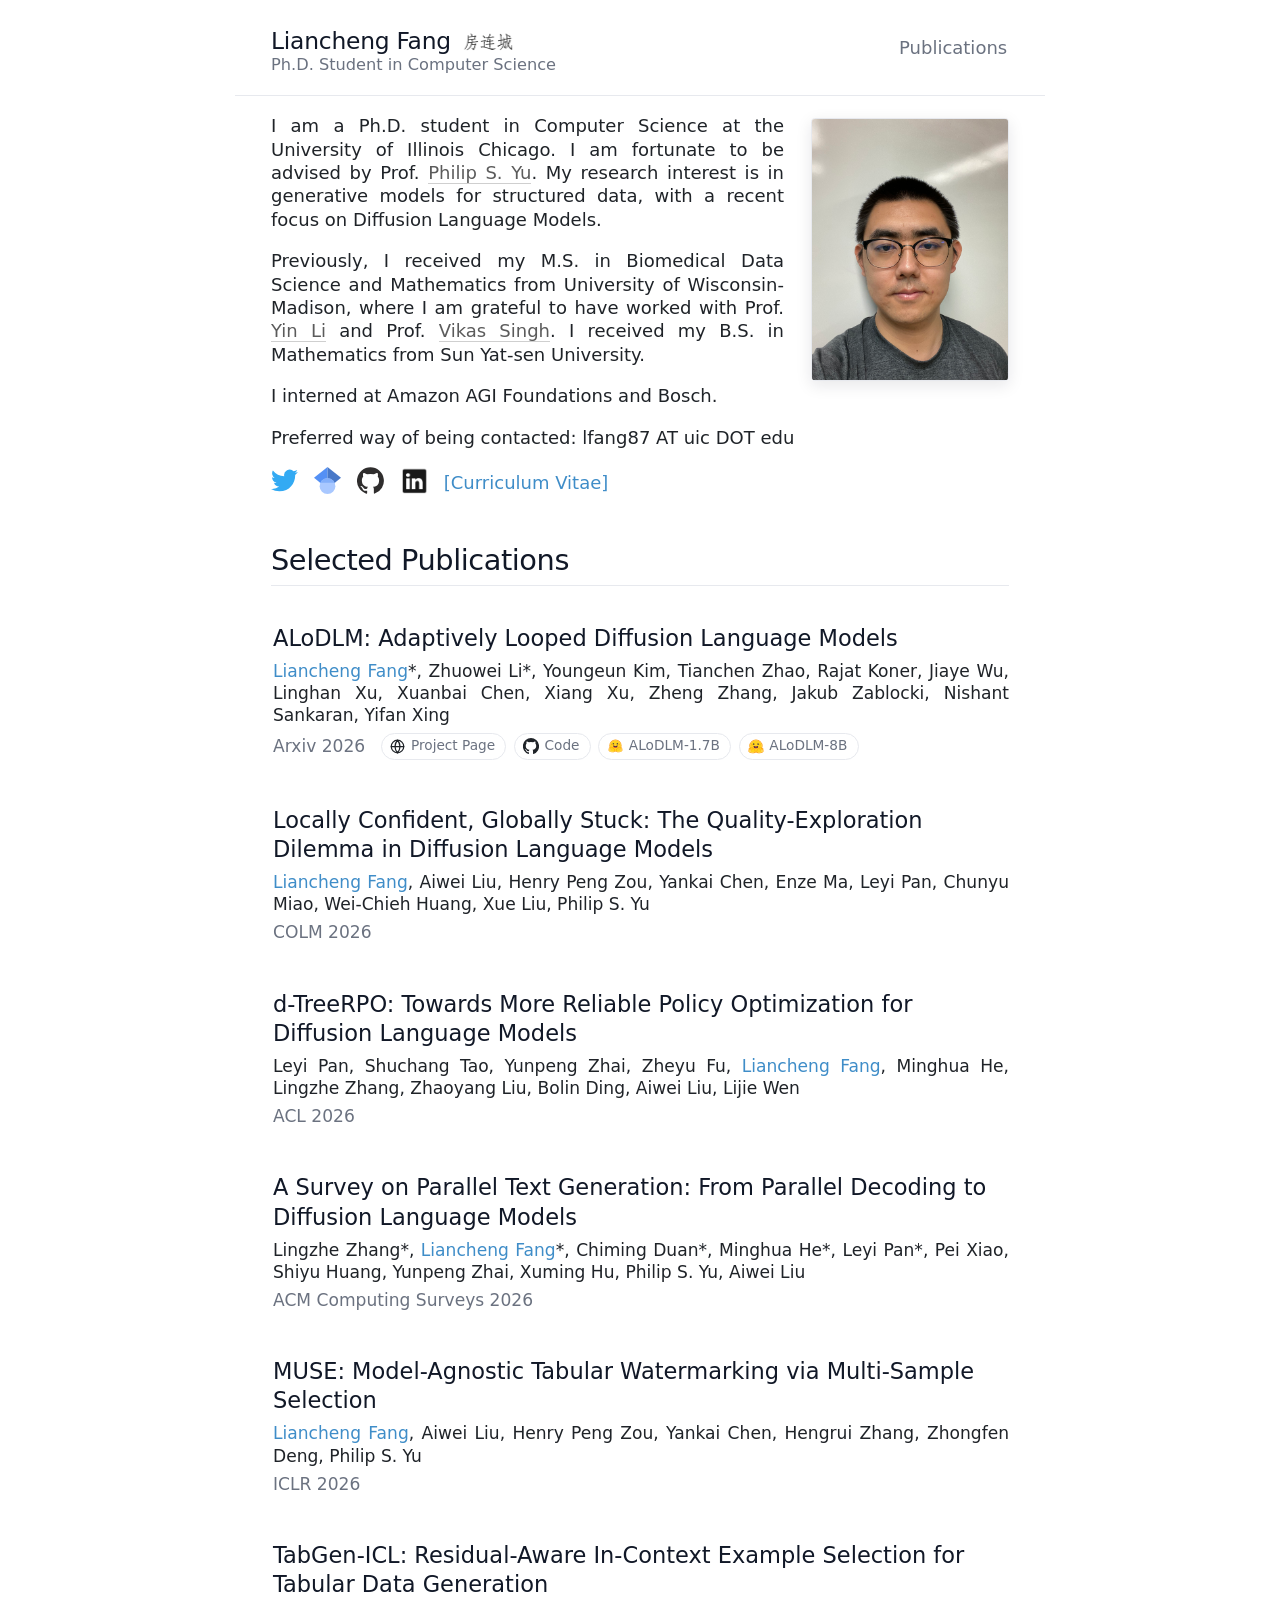
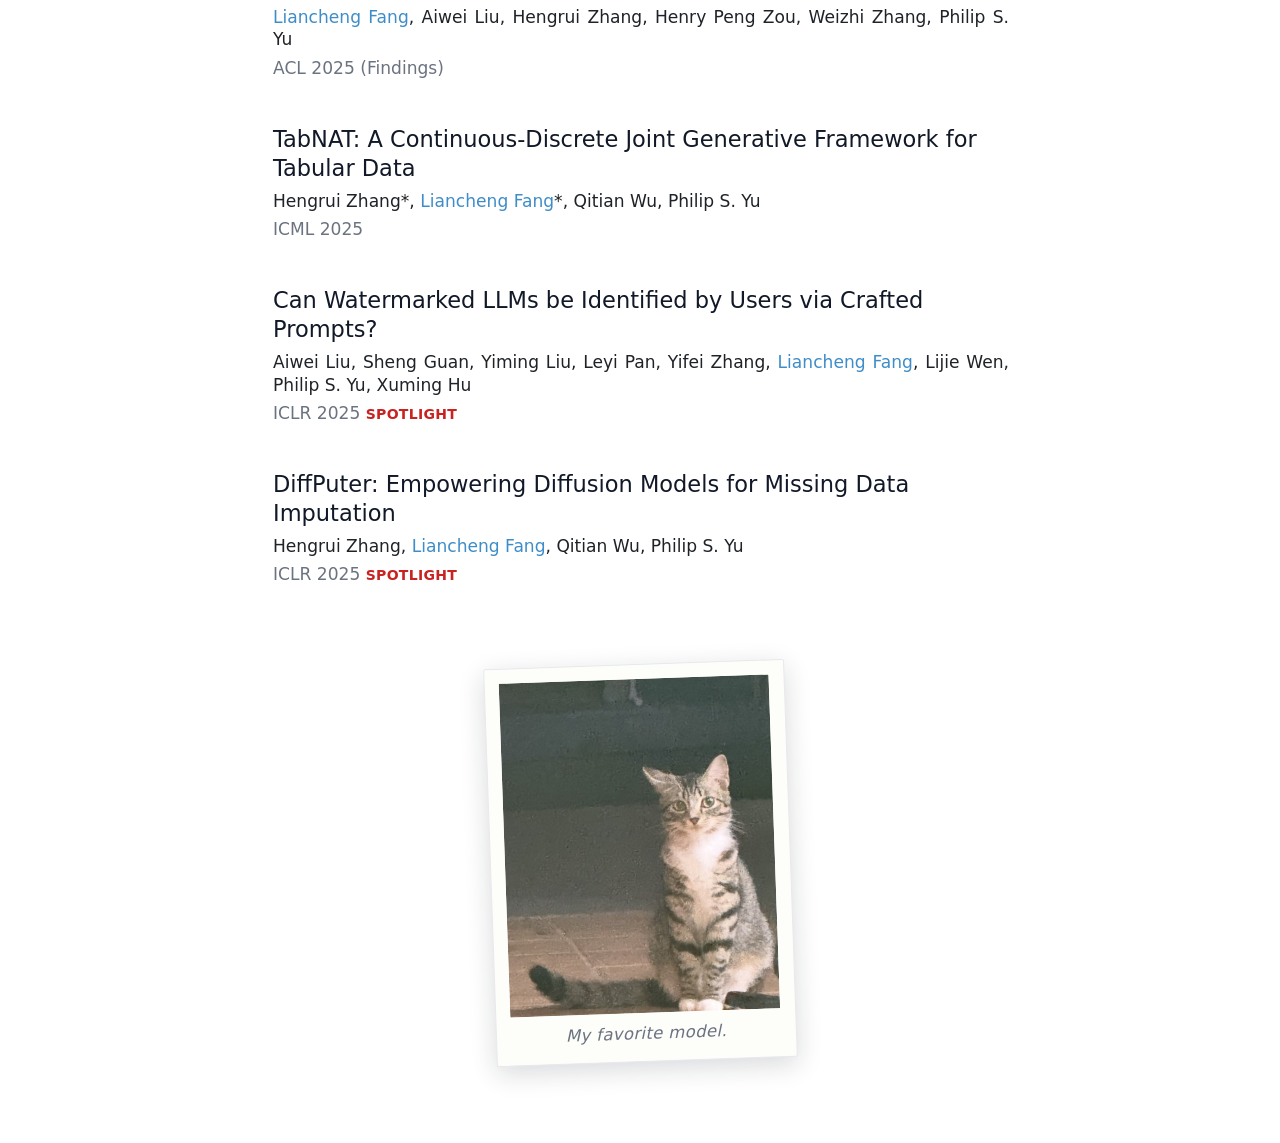
<file: index.html>
<!DOCTYPE html>
<html lang="en">
<head>
<meta charset="utf-8">
<meta name="viewport" content="width=device-width, initial-scale=1">
<title>Liancheng Fang</title>
<meta name="description" content="Liancheng Fang is a Ph.D. student in Computer Science at the University of Illinois Chicago, working on generative models for structured data and diffusion large language models.">
<meta name="author" content="Liancheng Fang">
<link rel="canonical" href="https://fangliancheng.github.io/">
<link rel="icon" type="image/svg+xml" href="./asset/favicon.svg">
<!-- Open Graph -->
<meta property="og:type" content="website">
<meta property="og:title" content="Liancheng Fang">
<meta property="og:description" content="Ph.D. student in Computer Science at UIC. Generative models for structured data and diffusion large language models.">
<meta property="og:url" content="https://fangliancheng.github.io/">
<link rel="stylesheet" href="./css/style.css">
</head>
<body>

<header class="wrapper">
<a class="logo" href="./index.html">
 <div style="display: flex; align-items: center;">
    <div>
      <span style="display: flex; align-items: center; white-space: nowrap;">
        <span class="title">Liancheng Fang</span>
        <img class="name-cn" src="./asset/name.png" alt="房连城" style="height: 1.5em; margin-left: 10px; vertical-align: middle;">
      </span>
      <span class="slogan">Ph.D. Student in Computer Science</span>
    </div>
  </div>
</a>

<nav>
<a href="./research.html">Publications</a>
</nav>

</header>

<main>
<article class="wrapper">

<p class="bio"><img class="face" src="./asset/photo.jpg" alt="Photo of Liancheng Fang"/> I am a Ph.D. student in Computer Science at the University of Illinois Chicago.  I am fortunate to be advised by Prof. <a href="https://cs.uic.edu/profiles/philip-yu/" target="_blank" rel="noopener">Philip S. Yu</a>.  My research interest is in generative models for structured data, with a recent focus on Diffusion Language Models.</p>


<p class="bio">Previously, I received my M.S. in Biomedical Data Science and Mathematics from University of Wisconsin-Madison, where I am grateful to have worked with Prof. <a href="https://yinli-vision.github.io/" target="_blank" rel="noopener">Yin Li</a> and Prof. <a href="https://adrc.wisc.edu/vikas-singh-phd" target="_blank" rel="noopener">Vikas Singh</a>. I received my B.S. in Mathematics from Sun Yat-sen University.</p>

<p class="bio">I interned at Amazon AGI Foundations and Bosch.</p>

<p>Preferred way of being contacted: lfang87 AT uic DOT edu</p>

<p class="contact">
<a class="i-twitter" target="_blank" rel="noopener" href="https://twitter.com/LianchengF">
  <img title="X / Twitter" alt="X / Twitter" src="./asset/twitter.svg" /></a>
<a class="i-scholar" target="_blank" rel="noopener" href="https://scholar.google.com/citations?hl=en&view_op=list_works&gmla=AETOMgHkVUFZLgZyMyCYP4c0nS-nC5AubyNOUlUXOINbqo_dqeUcWqVUXHjpg3yg0CHrcGLA0su3LMV6QFbhjBPUNJ9E&user=wCJgsCAAAAAJ">
  <img title="Google Scholar" alt="Google Scholar" src="./asset/scholar.svg" /></a>
<a class="i-github" target="_blank" rel="noopener" href="https://github.com/fangliancheng">
  <img title="GitHub" alt="GitHub" src="./asset/github.svg" /></a>
<a class="i-linkedin" target="_blank" rel="noopener" href="https://www.linkedin.com/in/liancheng-fang-68b490b3/">
  <img title="LinkedIn" alt="LinkedIn" src="./asset/104493_linkedin_icon.png" /></a>
<a class="cv-link" href="./asset/Resume.pdf" target="_blank" rel="noopener">[Curriculum Vitae]</a>
</p>

<h2 id="highlighted-work">Selected Publications</h2>
<ul class="collection">

<li>
<div class="text">
<a href="https://arxiv.org/abs/2610.04198" target="_blank" rel="noopener">
<h3>ALoDLM: Adaptively Looped Diffusion Language Models
</h3>
</a>
<p class="authors">
<b class="me">Liancheng Fang</b>*, Zhuowei Li*, Youngeun Kim, Tianchen Zhao, Rajat Koner, Jiaye Wu, Linghan Xu, Xuanbai Chen, Xiang Xu, Zheng Zhang, Jakub Zablocki, Nishant Sankaran, Yifan Xing
</p>
<p class="venues">Arxiv 2026
<span class="buttons">
<a class="project" href="https://alo-dlm.github.io" target="_blank" rel="noopener">Project Page</a>
<a class="code" href="https://github.com/amazon-science/ALoDLM" target="_blank" rel="noopener">Code</a>
<a class="hf" href="https://huggingface.co/amazon/ALoDLM-1.7B" target="_blank" rel="noopener">ALoDLM-1.7B</a>
<a class="hf" href="https://huggingface.co/amazon/ALoDLM-8B" target="_blank" rel="noopener">ALoDLM-8B</a>
</span>
</p>
</div>
</li>

<li>
<div class="text">
<a href="https://arxiv.org/abs/2604.00375" target="_blank" rel="noopener">
<h3>Locally Confident, Globally Stuck: The Quality-Exploration Dilemma in Diffusion Language Models
</h3>
</a>
<p class="authors">
<b class="me">Liancheng Fang</b>, Aiwei Liu, Henry Peng Zou, Yankai Chen, Enze Ma, Leyi Pan, Chunyu Miao, Wei-Chieh Huang, Xue Liu, Philip S. Yu
</p>
<p class="venues">COLM 2026</p>
</div>
</li>

<li>
<div class="text">
<a href="https://arxiv.org/abs/2512.09675" target="_blank" rel="noopener">
<h3>d-TreeRPO: Towards More Reliable Policy Optimization for Diffusion Language Models
</h3>
</a>
<p class="authors">
Leyi Pan, Shuchang Tao, Yunpeng Zhai, Zheyu Fu, <b class="me">Liancheng Fang</b>, Minghua He, Lingzhe Zhang, Zhaoyang Liu, Bolin Ding, Aiwei Liu, Lijie Wen
</p>
<p class="venues">ACL 2026</p>
</div>
</li>


<li>
<div class="text">
<a href="https://arxiv.org/abs/2508.08712" target="_blank" rel="noopener">
<h3>A Survey on Parallel Text Generation: From Parallel Decoding to Diffusion Language Models
</h3>
</a>
<p class="authors">
Lingzhe Zhang*, <b class="me">Liancheng Fang</b>*, Chiming Duan*, Minghua He*, Leyi Pan*, Pei Xiao, Shiyu Huang, Yunpeng Zhai, Xuming Hu, Philip S. Yu, Aiwei Liu
</p>
<p class="venues">ACM Computing Surveys 2026</p>
</div>
</li>

<li>
<div class="text">
<a href="https://openreview.net/pdf?id=R1QuNKyVOw" target="_blank" rel="noopener">
<h3>MUSE: Model-Agnostic Tabular Watermarking via Multi-Sample Selection
</h3>
</a>
<p class="authors">
<b class="me">Liancheng Fang</b>, Aiwei Liu, Henry Peng Zou, Yankai Chen, Hengrui Zhang, Zhongfen Deng, Philip S. Yu
</p>
<p class="venues">ICLR 2026</p>
</div>
</li>

<li>
<div class="text">
<a href="https://arxiv.org/abs/2502.16414" target="_blank" rel="noopener">
<h3>TabGen-ICL: Residual-Aware In-Context Example Selection for Tabular Data Generation
</h3>
</a>
<p class="authors">
<b class="me">Liancheng Fang</b>, Aiwei Liu, Hengrui Zhang, Henry Peng Zou, Weizhi Zhang, Philip S. Yu
</p>
<p class="venues">ACL 2025 (Findings)</p>
</div>
</li>

<li>
<div class="text">
<a href="https://openreview.net/pdf/2e38216fb31cc24533b7352c0edc5e96813075fd.pdf" target="_blank" rel="noopener">
<h3>TabNAT: A Continuous-Discrete Joint Generative Framework for Tabular Data
</h3>
</a>
<p class="authors">
Hengrui Zhang*, <b class="me">Liancheng Fang</b>*, Qitian Wu, Philip S. Yu
</p>
<p class="venues">ICML 2025</p>
</div>
</li>

<li>
<div class="text">
<a href="https://arxiv.org/pdf/2410.03168" target="_blank" rel="noopener">
<h3>Can Watermarked LLMs be Identified by Users via Crafted Prompts?
</h3>
</a>
<p class="authors">
Aiwei Liu, Sheng Guan, Yiming Liu, Leyi Pan, Yifei Zhang, <b class="me">Liancheng Fang</b>, Lijie Wen, Philip S. Yu, Xuming Hu
</p>
<p class="venues">ICLR 2025 <b class="spotlight-text">Spotlight</b></p>
</div>
</li>

<li>
<div class="text">
<a href="https://arxiv.org/abs/2405.20690" target="_blank" rel="noopener">
<h3>DiffPuter: Empowering Diffusion Models for Missing Data Imputation
</h3>
</a>
<p class="authors">
Hengrui Zhang, <b class="me">Liancheng Fang</b>, Qitian Wu, Philip S. Yu
</p>
<p class="venues">ICLR 2025 <b class="spotlight-text">Spotlight</b></p>
</div>
</li>

</ul>

<div class="cat-polaroid-wrap">
  <figure class="cat-polaroid">
    <img src="./asset/cat.jpg" alt="A gray tabby cat sitting upright on a brick floor, looking at the camera" width="800" height="988" loading="lazy">
    <figcaption>My favorite model.</figcaption>
  </figure>
</div>

</article>

</main>

<footer>
</footer>

</body>
</html>
</file>
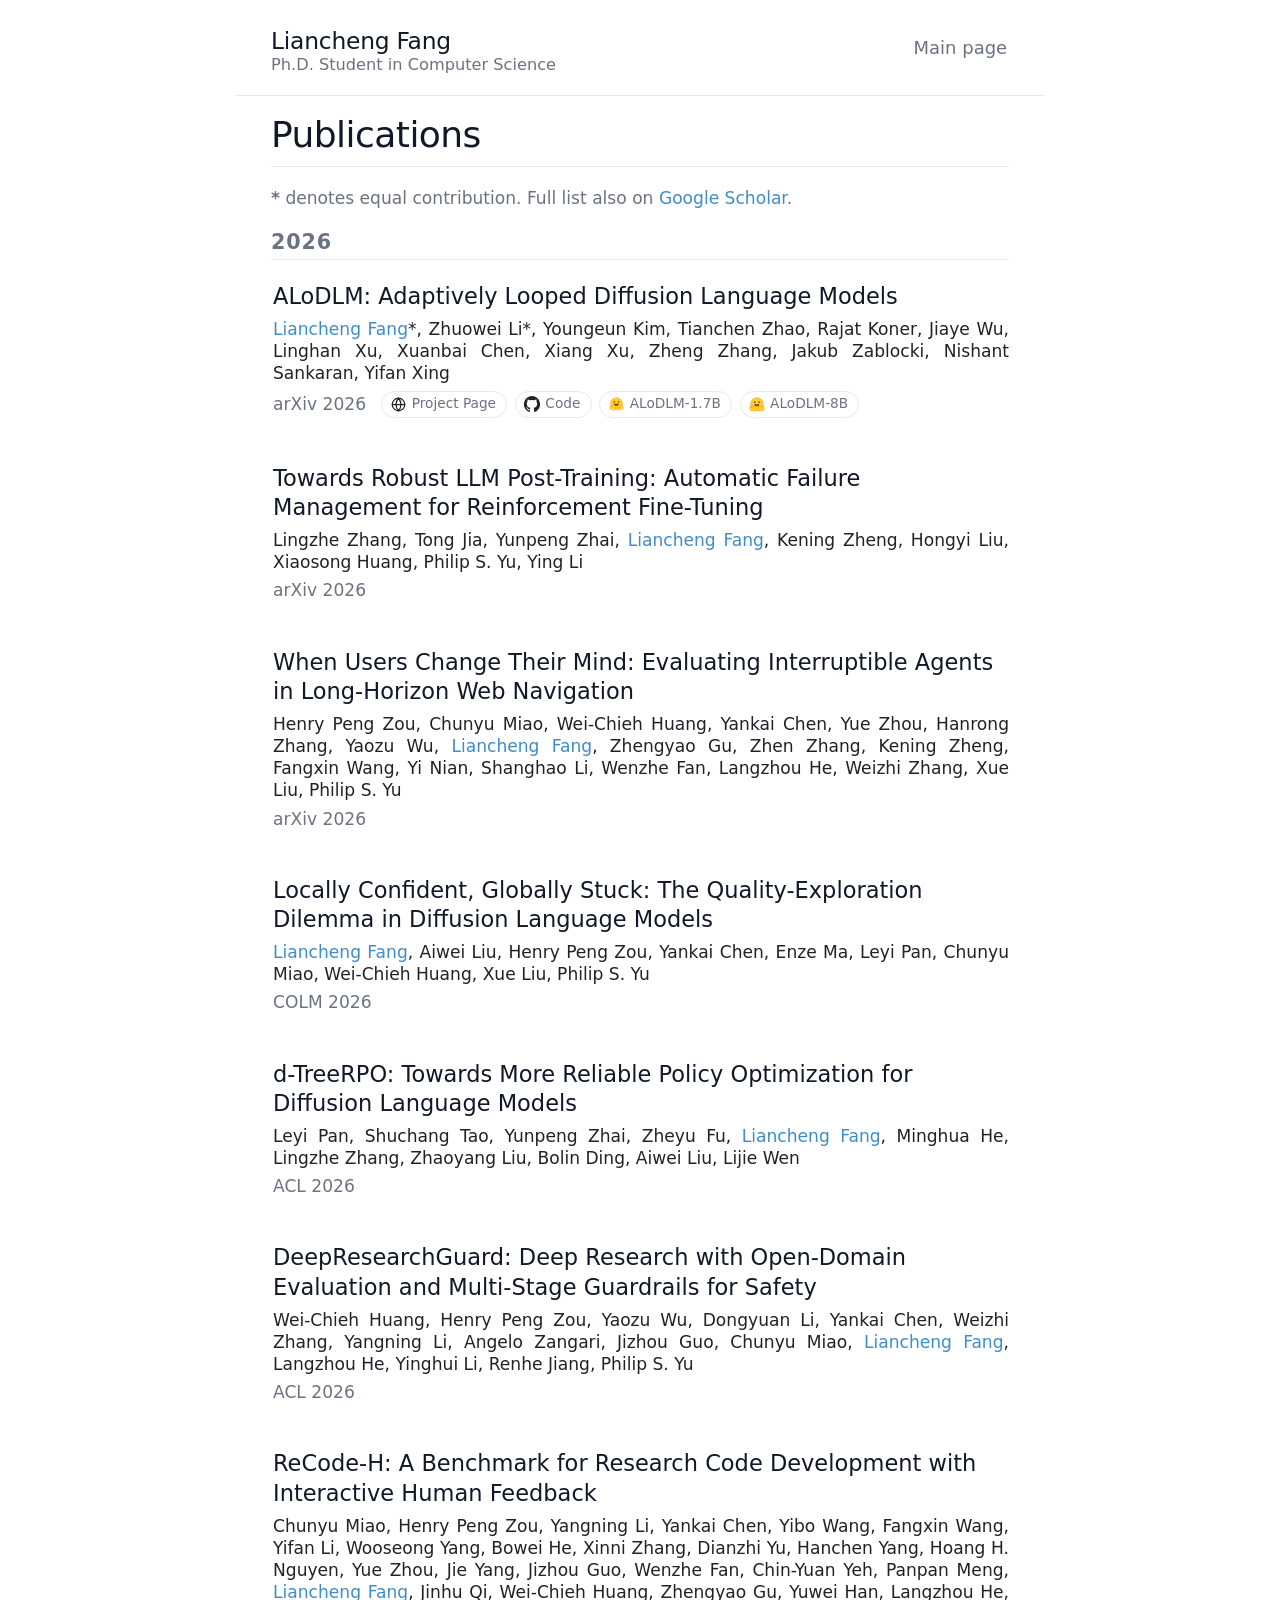
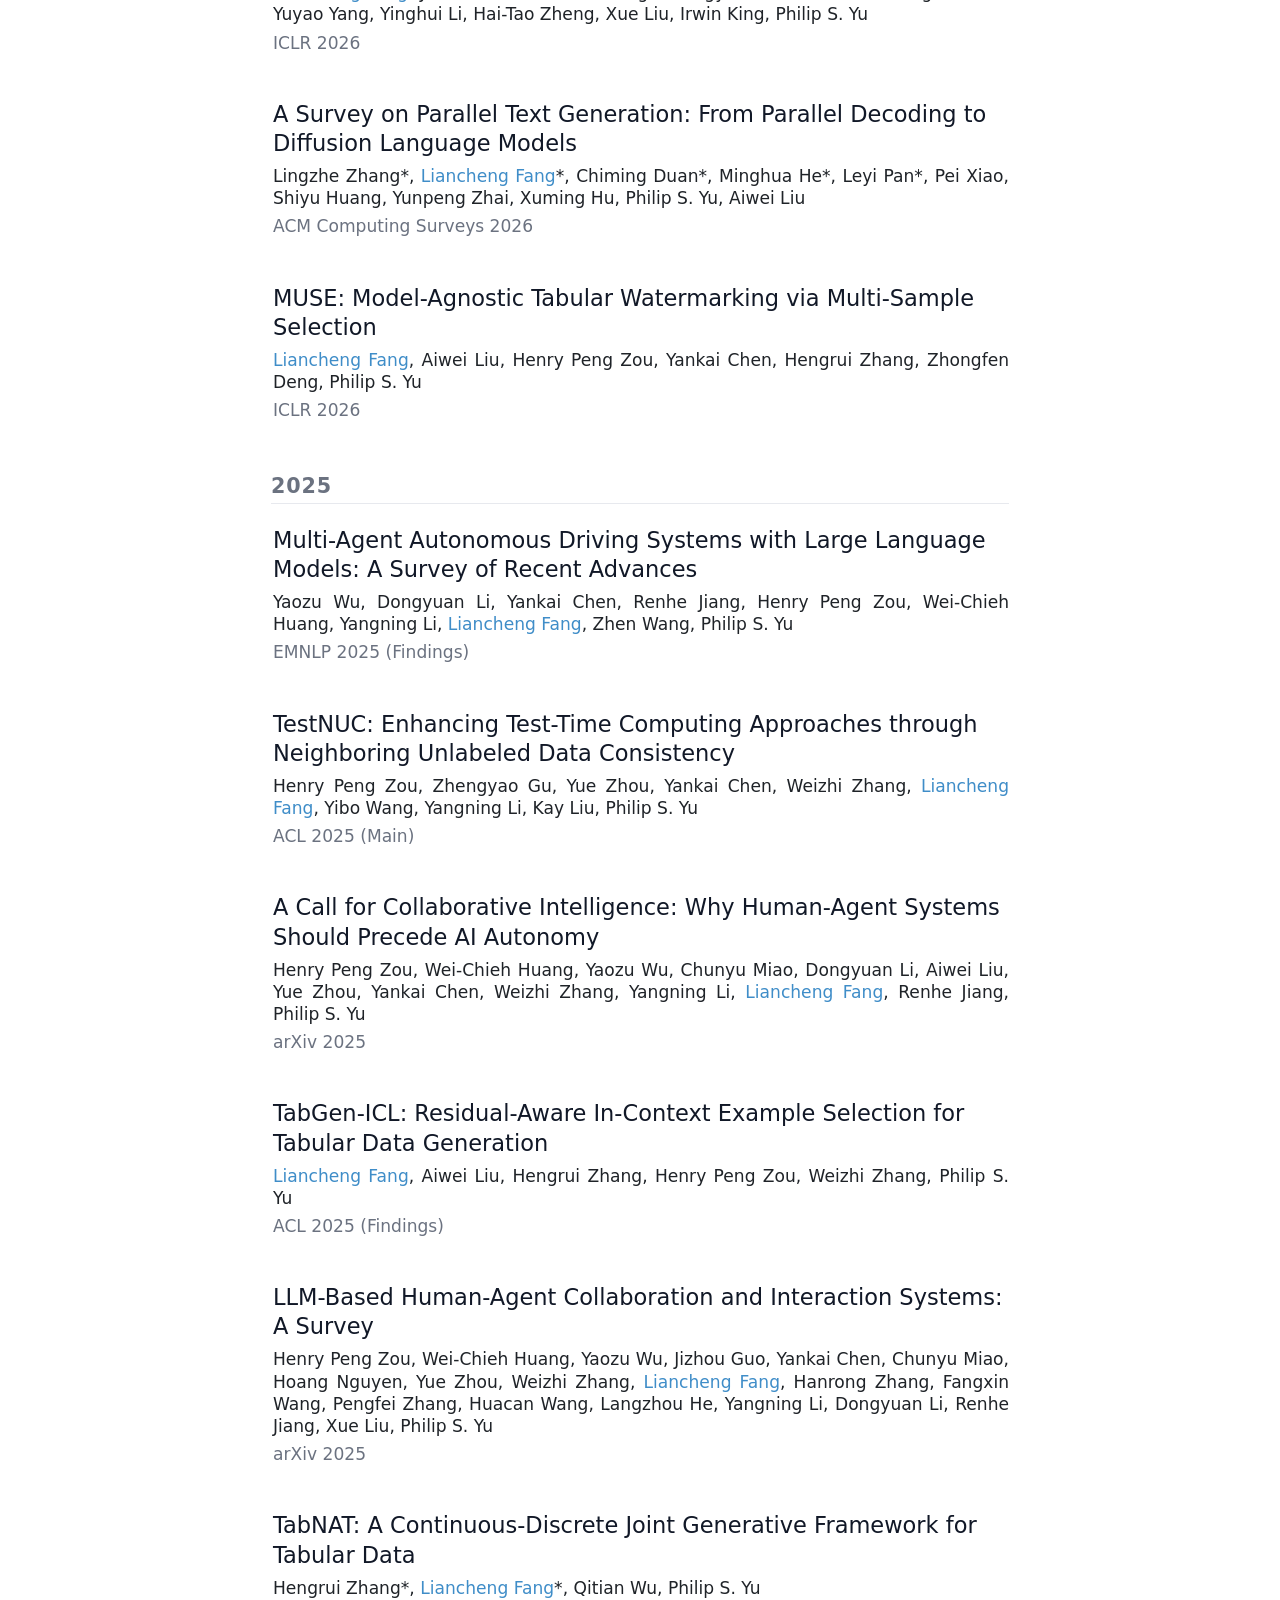
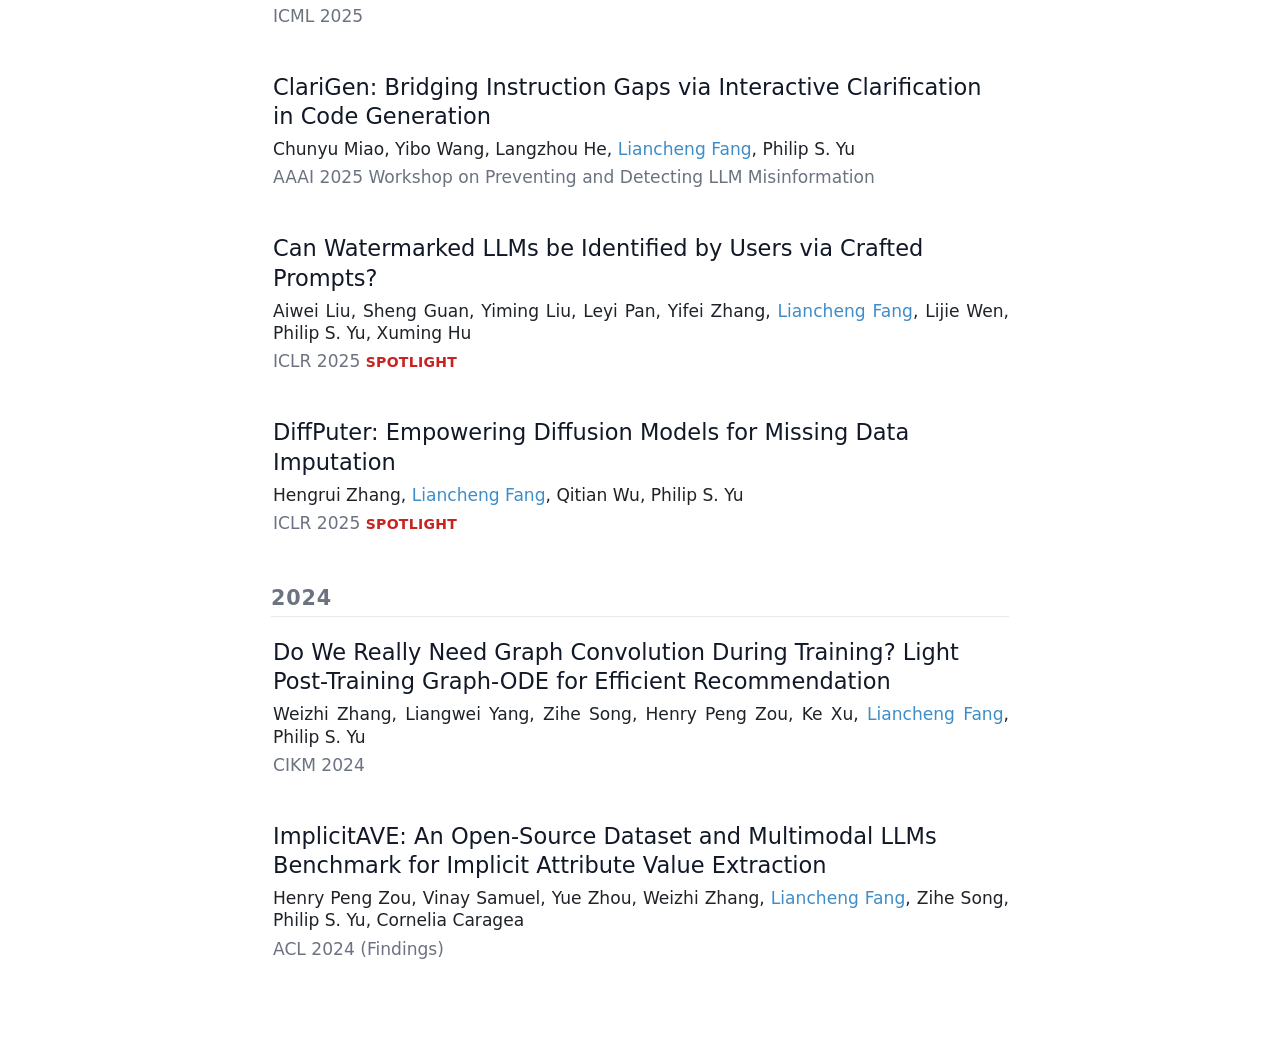
<file: research.html>
<!DOCTYPE html>
<html lang="en">
<head>
<meta charset="utf-8">
<meta name="viewport" content="width=device-width, initial-scale=1">
<title>Publications · Liancheng Fang</title>
<meta name="description" content="Full list of publications by Liancheng Fang, Ph.D. student in Computer Science at the University of Illinois Chicago.">
<meta name="author" content="Liancheng Fang">
<link rel="canonical" href="https://fangliancheng.github.io/research.html">
<link rel="icon" type="image/svg+xml" href="./asset/favicon.svg">
<link rel="stylesheet" href="./css/style.css">
</head>
<body>

<header class="wrapper">
<a class="logo" href="./index.html">
  <div>
    <span class="title">Liancheng Fang</span>
    <span class="slogan">Ph.D. Student in Computer Science</span>
  </div>
</a>
<nav>
<a href="./index.html">Main page</a>
</nav>
</header>

<main>
<article class="wrapper">

<h1>Publications</h1>
<p style="color:var(--text-muted);font-size:.95em;margin-top:-.5em;">
  <b>*</b> denotes equal contribution. Full list also on
  <a href="https://scholar.google.com/citations?hl=en&user=wCJgsCAAAAAJ" target="_blank" rel="noopener">Google Scholar</a>.
</p>

<!-- ============================== 2026 ============================== -->
<h3 class="year-head">2026</h3>
<ul class="collection by-year">

<li>
<div class="text">
<a href="https://arxiv.org/abs/2610.04198" target="_blank" rel="noopener">
<h3>ALoDLM: Adaptively Looped Diffusion Language Models</h3>
</a>
<p class="authors">
<b class="me">Liancheng Fang</b>*, Zhuowei Li*, Youngeun Kim, Tianchen Zhao, Rajat Koner, Jiaye Wu, Linghan Xu, Xuanbai Chen, Xiang Xu, Zheng Zhang, Jakub Zablocki, Nishant Sankaran, Yifan Xing
</p>
<p class="venues">arXiv 2026
<span class="buttons">
<a class="project" href="https://alo-dlm.github.io" target="_blank" rel="noopener">Project Page</a>
<a class="code" href="https://github.com/amazon-science/ALoDLM" target="_blank" rel="noopener">Code</a>
<a class="hf" href="https://huggingface.co/amazon/ALoDLM-1.7B" target="_blank" rel="noopener">ALoDLM-1.7B</a>
<a class="hf" href="https://huggingface.co/amazon/ALoDLM-8B" target="_blank" rel="noopener">ALoDLM-8B</a>
</span>
</p>
</div>
</li>

<li>
<div class="text">
<a href="https://arxiv.org/abs/2605.04431" target="_blank" rel="noopener">
<h3>Towards Robust LLM Post-Training: Automatic Failure Management for Reinforcement Fine-Tuning</h3>
</a>
<p class="authors">
Lingzhe Zhang, Tong Jia, Yunpeng Zhai, <b class="me">Liancheng Fang</b>, Kening Zheng, Hongyi Liu, Xiaosong Huang, Philip S. Yu, Ying Li
</p>
<p class="venues">arXiv 2026</p>
</div>
</li>

<li>
<div class="text">
<a href="https://arxiv.org/abs/2604.00892" target="_blank" rel="noopener">
<h3>When Users Change Their Mind: Evaluating Interruptible Agents in Long-Horizon Web Navigation</h3>
</a>
<p class="authors">
Henry Peng Zou, Chunyu Miao, Wei-Chieh Huang, Yankai Chen, Yue Zhou, Hanrong Zhang, Yaozu Wu, <b class="me">Liancheng Fang</b>, Zhengyao Gu, Zhen Zhang, Kening Zheng, Fangxin Wang, Yi Nian, Shanghao Li, Wenzhe Fan, Langzhou He, Weizhi Zhang, Xue Liu, Philip S. Yu
</p>
<p class="venues">arXiv 2026</p>
</div>
</li>

<li>
<div class="text">
<a href="https://arxiv.org/abs/2604.00375" target="_blank" rel="noopener">
<h3>Locally Confident, Globally Stuck: The Quality-Exploration Dilemma in Diffusion Language Models</h3>
</a>
<p class="authors">
<b class="me">Liancheng Fang</b>, Aiwei Liu, Henry Peng Zou, Yankai Chen, Enze Ma, Leyi Pan, Chunyu Miao, Wei-Chieh Huang, Xue Liu, Philip S. Yu
</p>
<p class="venues">COLM 2026</p>
</div>
</li>

<li>
<div class="text">
<a href="https://arxiv.org/abs/2512.09675" target="_blank" rel="noopener">
<h3>d-TreeRPO: Towards More Reliable Policy Optimization for Diffusion Language Models</h3>
</a>
<p class="authors">
Leyi Pan, Shuchang Tao, Yunpeng Zhai, Zheyu Fu, <b class="me">Liancheng Fang</b>, Minghua He, Lingzhe Zhang, Zhaoyang Liu, Bolin Ding, Aiwei Liu, Lijie Wen
</p>
<p class="venues">ACL 2026</p>
</div>
</li>

<li>
<div class="text">
<a href="https://arxiv.org/abs/2510.10994" target="_blank" rel="noopener">
<h3>DeepResearchGuard: Deep Research with Open-Domain Evaluation and Multi-Stage Guardrails for Safety</h3>
</a>
<p class="authors">
Wei-Chieh Huang, Henry Peng Zou, Yaozu Wu, Dongyuan Li, Yankai Chen, Weizhi Zhang, Yangning Li, Angelo Zangari, Jizhou Guo, Chunyu Miao, <b class="me">Liancheng Fang</b>, Langzhou He, Yinghui Li, Renhe Jiang, Philip S. Yu
</p>
<p class="venues">ACL 2026</p>
</div>
</li>

<li>
<div class="text">
<a href="https://arxiv.org/abs/2510.06186" target="_blank" rel="noopener">
<h3>ReCode-H: A Benchmark for Research Code Development with Interactive Human Feedback</h3>
</a>
<p class="authors">
Chunyu Miao, Henry Peng Zou, Yangning Li, Yankai Chen, Yibo Wang, Fangxin Wang, Yifan Li, Wooseong Yang, Bowei He, Xinni Zhang, Dianzhi Yu, Hanchen Yang, Hoang H. Nguyen, Yue Zhou, Jie Yang, Jizhou Guo, Wenzhe Fan, Chin-Yuan Yeh, Panpan Meng, <b class="me">Liancheng Fang</b>, Jinhu Qi, Wei-Chieh Huang, Zhengyao Gu, Yuwei Han, Langzhou He, Yuyao Yang, Yinghui Li, Hai-Tao Zheng, Xue Liu, Irwin King, Philip S. Yu
</p>
<p class="venues">ICLR 2026</p>
</div>
</li>

<li>
<div class="text">
<a href="https://arxiv.org/abs/2508.08712" target="_blank" rel="noopener">
<h3>A Survey on Parallel Text Generation: From Parallel Decoding to Diffusion Language Models</h3>
</a>
<p class="authors">
Lingzhe Zhang*, <b class="me">Liancheng Fang</b>*, Chiming Duan*, Minghua He*, Leyi Pan*, Pei Xiao, Shiyu Huang, Yunpeng Zhai, Xuming Hu, Philip S. Yu, Aiwei Liu
</p>
<p class="venues">ACM Computing Surveys 2026</p>
</div>
</li>

<li>
<div class="text">
<a href="https://openreview.net/pdf?id=R1QuNKyVOw" target="_blank" rel="noopener">
<h3>MUSE: Model-Agnostic Tabular Watermarking via Multi-Sample Selection</h3>
</a>
<p class="authors">
<b class="me">Liancheng Fang</b>, Aiwei Liu, Henry Peng Zou, Yankai Chen, Hengrui Zhang, Zhongfen Deng, Philip S. Yu
</p>
<p class="venues">ICLR 2026</p>
</div>
</li>

</ul>

<!-- ============================== 2025 ============================== -->
<h3 class="year-head">2025</h3>
<ul class="collection by-year">

<li>
<div class="text">
<a href="https://arxiv.org/abs/2502.16804" target="_blank" rel="noopener">
<h3>Multi-Agent Autonomous Driving Systems with Large Language Models: A Survey of Recent Advances</h3>
</a>
<p class="authors">
Yaozu Wu, Dongyuan Li, Yankai Chen, Renhe Jiang, Henry Peng Zou, Wei-Chieh Huang, Yangning Li, <b class="me">Liancheng Fang</b>, Zhen Wang, Philip S. Yu
</p>
<p class="venues">EMNLP 2025 (Findings)</p>
</div>
</li>

<li>
<div class="text">
<a href="https://arxiv.org/abs/2502.19163" target="_blank" rel="noopener">
<h3>TestNUC: Enhancing Test-Time Computing Approaches through Neighboring Unlabeled Data Consistency</h3>
</a>
<p class="authors">
Henry Peng Zou, Zhengyao Gu, Yue Zhou, Yankai Chen, Weizhi Zhang, <b class="me">Liancheng Fang</b>, Yibo Wang, Yangning Li, Kay Liu, Philip S. Yu
</p>
<p class="venues">ACL 2025 (Main)</p>
</div>
</li>

<li>
<div class="text">
<a href="https://arxiv.org/abs/2506.09420" target="_blank" rel="noopener">
<h3>A Call for Collaborative Intelligence: Why Human-Agent Systems Should Precede AI Autonomy</h3>
</a>
<p class="authors">
Henry Peng Zou, Wei-Chieh Huang, Yaozu Wu, Chunyu Miao, Dongyuan Li, Aiwei Liu, Yue Zhou, Yankai Chen, Weizhi Zhang, Yangning Li, <b class="me">Liancheng Fang</b>, Renhe Jiang, Philip S. Yu
</p>
<p class="venues">arXiv 2025</p>
</div>
</li>

<li>
<div class="text">
<a href="https://arxiv.org/abs/2502.16414" target="_blank" rel="noopener">
<h3>TabGen-ICL: Residual-Aware In-Context Example Selection for Tabular Data Generation</h3>
</a>
<p class="authors">
<b class="me">Liancheng Fang</b>, Aiwei Liu, Hengrui Zhang, Henry Peng Zou, Weizhi Zhang, Philip S. Yu
</p>
<p class="venues">ACL 2025 (Findings)</p>
</div>
</li>

<li>
<div class="text">
<a href="https://arxiv.org/abs/2505.00753" target="_blank" rel="noopener">
<h3>LLM-Based Human-Agent Collaboration and Interaction Systems: A Survey</h3>
</a>
<p class="authors">
Henry Peng Zou, Wei-Chieh Huang, Yaozu Wu, Jizhou Guo, Yankai Chen, Chunyu Miao, Hoang Nguyen, Yue Zhou, Weizhi Zhang, <b class="me">Liancheng Fang</b>, Hanrong Zhang, Fangxin Wang, Pengfei Zhang, Huacan Wang, Langzhou He, Yangning Li, Dongyuan Li, Renhe Jiang, Xue Liu, Philip S. Yu
</p>
<p class="venues">arXiv 2025</p>
</div>
</li>

<li>
<div class="text">
<a href="https://openreview.net/pdf/2e38216fb31cc24533b7352c0edc5e96813075fd.pdf" target="_blank" rel="noopener">
<h3>TabNAT: A Continuous-Discrete Joint Generative Framework for Tabular Data</h3>
</a>
<p class="authors">
Hengrui Zhang*, <b class="me">Liancheng Fang</b>*, Qitian Wu, Philip S. Yu
</p>
<p class="venues">ICML 2025</p>
</div>
</li>

<li>
<div class="text">
<a href="https://openreview.net/pdf?id=s566pj5E5M" target="_blank" rel="noopener">
<h3>ClariGen: Bridging Instruction Gaps via Interactive Clarification in Code Generation</h3>
</a>
<p class="authors">
Chunyu Miao, Yibo Wang, Langzhou He, <b class="me">Liancheng Fang</b>, Philip S. Yu
</p>
<p class="venues">AAAI 2025 Workshop on Preventing and Detecting LLM Misinformation</p>
</div>
</li>

<li>
<div class="text">
<a href="https://arxiv.org/abs/2410.03168" target="_blank" rel="noopener">
<h3>Can Watermarked LLMs be Identified by Users via Crafted Prompts?</h3>
</a>
<p class="authors">
Aiwei Liu, Sheng Guan, Yiming Liu, Leyi Pan, Yifei Zhang, <b class="me">Liancheng Fang</b>, Lijie Wen, Philip S. Yu, Xuming Hu
</p>
<p class="venues">ICLR 2025 <b class="spotlight-text">Spotlight</b></p>
</div>
</li>

<li>
<div class="text">
<a href="https://arxiv.org/abs/2405.20690" target="_blank" rel="noopener">
<h3>DiffPuter: Empowering Diffusion Models for Missing Data Imputation</h3>
</a>
<p class="authors">
Hengrui Zhang, <b class="me">Liancheng Fang</b>, Qitian Wu, Philip S. Yu
</p>
<p class="venues">ICLR 2025 <b class="spotlight-text">Spotlight</b></p>
</div>
</li>

</ul>

<!-- ============================== 2024 ============================== -->
<h3 class="year-head">2024</h3>
<ul class="collection by-year">

<li>
<div class="text">
<a href="https://dl.acm.org/doi/pdf/10.1145/3627673.3679773" target="_blank" rel="noopener">
<h3>Do We Really Need Graph Convolution During Training? Light Post-Training Graph-ODE for Efficient Recommendation</h3>
</a>
<p class="authors">
Weizhi Zhang, Liangwei Yang, Zihe Song, Henry Peng Zou, Ke Xu, <b class="me">Liancheng Fang</b>, Philip S. Yu
</p>
<p class="venues">CIKM 2024</p>
</div>
</li>

<li>
<div class="text">
<a href="https://arxiv.org/abs/2404.15592" target="_blank" rel="noopener">
<h3>ImplicitAVE: An Open-Source Dataset and Multimodal LLMs Benchmark for Implicit Attribute Value Extraction</h3>
</a>
<p class="authors">
Henry Peng Zou, Vinay Samuel, Yue Zhou, Weizhi Zhang, <b class="me">Liancheng Fang</b>, Zihe Song, Philip S. Yu, Cornelia Caragea
</p>
<p class="venues">ACL 2024 (Findings)</p>
</div>
</li>

</ul>

</article>
</main>

<footer>
</footer>

</body>
</html>
</file>
<file: css/style.css>
@import url("https://fonts.googleapis.com/css?family=Roboto+Mono&display=swap");.highlight{color:#fdce93;background-color:#3a3a3a;border-radius:4px}.highlight .hll{background-color:#222}.highlight .c{color:#7f9f7f}.highlight .err{color:#e37170;background-color:#3d3535}.highlight .g{color:#7f9f7f}.highlight .k{color:#f0dfaf}.highlight .l{color:#cccccc}.highlight .n{color:#d3cfce}.highlight .o{color:#f0efd0}.highlight .x{color:#cccccc}.highlight .p{color:#cccccc}.highlight .cm{color:#7f9f7f}.highlight .cp{color:#7f9f7f}.highlight .c1{color:#7f9f7f}.highlight .cs{color:#cd0000;font-weight:bold}.highlight .gd{color:#cd0000}.highlight .ge{color:#ccc;font-style:italic}.highlight .gr{color:red}.highlight .gh{color:#d3cfce;font-weight:bold}.highlight .gi{color:#00cd00}.highlight .go{color:gray}.highlight .gp{color:#d3cfce;font-weight:bold}.highlight .gs{color:#cccccc;font-weight:bold}.highlight .gu{color:purple;font-weight:bold}.highlight .gt{color:#0040D0}.highlight .kc{color:#dca3a3}.highlight .kd{color:#ffff86}.highlight .kn{color:#dfaf8f;font-weight:bold}.highlight .kp{color:#cdcf99}.highlight .kr{color:#cdcd00}.highlight .kt{color:#00cd00}.highlight .ld{color:#cc9393}.highlight .m{color:#8cd0d3}.highlight .s{color:#cc9393}.highlight .na{color:#9ac39f}.highlight .nb{color:#efef8f}.highlight .nc{color:#efef8f;font-weight:bold}.highlight .no{color:#cccccc}.highlight .nd{color:#efef8f}.highlight .ni{color:#c28182}.highlight .ne{color:#c3bf9f;font-weight:bold}.highlight .nf{color:#efef8f;font-weight:bold}.highlight .nl{color:#cccccc}.highlight .nn{color:#d3cfce}.highlight .nx{color:#cccccc}.highlight .py{color:#cccccc}.highlight .nt{color:#9ac39f}.highlight .nv{color:#d3cfce}.highlight .ow{color:#f0efd0}.highlight .w{color:#cccccc}.highlight .mf{color:#8cd0d3}.highlight .mh{color:#8cd0d3}.highlight .mi{color:#8cd0d3}.highlight .mo{color:#8cd0d3}.highlight .sb{color:#cc9393}.highlight .sc{color:#cc9393}.highlight .sd{color:#cc9393}.highlight .s2{color:#cc9393}.highlight .se{color:#cc9393}.highlight .sh{color:#cc9393}.highlight .si{color:#cc9393}.highlight .sx{color:#cc9393}.highlight .sr{color:#cc9393}.highlight .s1{color:#cc9393}.highlight .ss{color:#cc9393}.highlight .bp{color:#efef8f}.highlight .vc{color:#efef8f}.highlight .vg{color:#d3cfce}.highlight .vi{color:#ffffc7}.highlight .il{color:#8cd0d3}*{font-family:system-ui, -apple-system, BlinkMacSystemFont, 'Segoe UI', Roboto, Oxygen, Ubuntu, Cantarell, 'Fira Sans', 'Droid Sans', 'Helvetica Neue', sans-serif;box-sizing:border-box;font-size:1em}html,body{font-size:16px;margin:0;padding:0}@media (min-width: 1025px){html,body{font-size:17px}}@media (min-width: 1201px){html,body{font-size:18px}}img,video,table{max-width:100%}video{max-height:80vh}h1,h2,h3,h4{font-weight:500;margin:1.5em 0 .8em 0;clear:both;text-align:left}h1{font-size:2.0em}h2{font-size:1.6em}h3{font-size:1.4em}h4{font-size:1.2em}p,ul,ol,td{margin:1em 0;line-height:1.3;text-align:justify;font-weight:300}@media (max-width: 480px){p,ul,ol,td{text-align:left}}ul,ol{padding-left:1.1em}a,a:hover,a:visited{color:inherit;text-decoration:none;cursor:pointer}p>a,p>a:hover,p>a:visited,li>a,li>a:hover,li>a:visited,td>a,td>a:hover,td>a:visited{color:#3f8dc8}p>a:hover,li>a:hover,td>a:hover{text-decoration:underline}table{border-spacing:0}td{padding:.2em .5em .2em 0}.wrapper{margin:0 auto;max-width:45rem;padding-left:1rem;padding-right:1rem}@media (min-width: 1025px){.wrapper{padding-left:2rem;padding-right:2rem}}header{display:flex;align-items:center;justify-content:space-between;flex-wrap:wrap;padding-top:1em;padding-bottom:1em;row-gap:.5em}.logo,.logo:hover,.logo:visited{display:flex;align-items:center;text-decoration:none;color:#111;margin:.5em 1em 0 0}.logo img,.logo:hover img,.logo:visited img{width:3em;height:3em;flex-shrink:0;margin-right:.8em;border-radius:.2em}.logo div,.logo:hover div,.logo:visited div{display:flex;flex-direction:column}.logo .title,.logo:hover .title,.logo:visited .title{font-size:1.3em;font-weight:500}.logo .slogan,.logo:hover .slogan,.logo:visited .slogan{font-size:.9em;color:#888;margin-bottom:.2em}nav{display:flex;flex-wrap:wrap;column-gap:1em;row-gap:.4em}nav a{display:inline-block;padding:.5em;margin:-.2em -.5em -.5em;font-weight:400}@media (min-width: 1025px){nav a{margin:-.4em}}footer{height:3em}article>h1:first-child{margin-top:.5em}.face{float:right;width:11rem;max-width:50%;margin:.2em 0 .5em 1.5em;border-radius:.2em;box-shadow:0.05em 0.05em 0.2em rgba(0,0,0,0.3)}@media (max-width: 480px){.face{display:none}}.contact{display:flex;align-items:center;flex-wrap:wrap}.contact a,.contact a:hover,.contact a:visited,.contact span{flex-shrink:0;margin:0 .9em 0 0;color:#888;text-decoration:none}.contact img{width:1.8em;height:1.8em}@media (min-width: 1025px){.contact img{width:1.5em;height:1.5em}}.contact span img{margin-right:.5em}.students{list-style:none;padding:0}.students li{display:inline-block;margin:.3em 1em 0 0;width:7.5em;vertical-align:top;text-align:center;line-height:1}.students img{width:100%;box-shadow:0.05em 0.05em 0.2em rgba(0,0,0,0.3);border-radius:.2em}.students a{display:block;margin:.5em 0 0;text-align:center;font-weight:500}.students a,.students a:hover,.students a:visited{color:#000}.students a:hover{text-decoration:underline}.students .current{font-size:.9em;text-align:center;color:#aaa;margin:.4em 0 .3em}.students .next{font-size:.9em;text-align:center;color:#aaa;margin:0}.students .next::before{content:'('}.students .next::after{content:')'}.project .cover{margin-bottom:1em;background:#000;color:#fff;padding:.5em 0 1.5em;text-align:center;font-size:1.2em;cursor:default}.project .cover h1,.project .cover p{text-align:center}.project .cover .authors .author{display:inline-block;margin:0 .5em .3em}.project .cover .authors a:hover{text-decoration:underline}.project .cover .venues{margin:1em 0;color:#ddd}.project .cover .image{margin:1.4em 0 .5em}.project .cover .image>img,.project .cover .image>video{width:100%}.project .cover .buttons{display:block;margin:0;font-size:1.1rem}.project .cover .buttons a{display:inline-block;padding:.5em .8em .4em;margin:1em .5em .5em;background:#000;color:#fff;border:1px solid #fff;transition:all .2s}.project .cover .buttons a:hover{background:#fff;color:#000;text-decoration:none}.panel{width:48%;display:inline-block;vertical-align:top;margin-right:1%;text-align:left}.content p img{margin:1em 0}.collection{list-style:none;padding:0;margin:1.5em 0 2.5em}.collection li{display:flex;margin-bottom:1.7em}.collection .thumb{width:5.5em;height:5.5em;flex-shrink:0;margin-right:1em}.collection .thumb img{width:100%;height:100%;box-shadow:0.05em 0.05em 0.2em rgba(0,0,0,0.3);border-radius:.2em}.collection .text{flex-grow:1;display:flex;flex-direction:column}.collection h3{font-size:1.25em;margin:-.2em 0 .3em}.collection a h3:hover{text-decoration:underline}.collection p{margin:0;font-size:.95em}.collection .date{color:#888}.collection .venues{color:#888}.collection .stars{display:flex;align-items:center}.collection .stars img{height:1.1em;margin-right:.3em;opacity:.4}.collection .stars span{color:#888}.collection .buttons{margin:.2em 0 0}.collection .buttons a{margin:0 .3em .5em 0;background:none;color:#3f8dc8;border-radius:0;border:none;padding:0;font-size:1em}@media (max-width: 480px){.collection li{flex-direction:column}.collection li p,.collection li h3{text-align:center}.collection li .thumb{width:100%;max-width:8rem;height:0%;margin-bottom:100%;margin:1em auto .5em}}pre{margin:1em 0;padding:1em;overflow-x:auto;border-radius:.2em}pre,pre span{font-size:.8em;font-family:'Roboto Mono', monospace !important}.bibtex{margin:1em 0;color:#888;background:#eee}


/* =====================================================================
   Refined-minimal enhancement layer  (appended 2026-06)
   - CSS variables (light theme)
   - Typography, spacing, hover polish
   - Publication link buttons, venue/spotlight badges
   Everything above this banner is the original template, untouched.
   ===================================================================== */

:root {
  --bg:           #ffffff;
  --text:         #1f2328;
  --text-muted:   #6b7280;
  --heading:      #111827;
  --accent:       #3f8dc8;
  --accent-hover: #2f74a8;
  --border:       #e7e9ee;
  --hover-bg:     #f6f8fc;
  --badge-bg:     #eef2ff;
  --badge-text:   #4338ca;
  --spotlight:    #c82221;
  --shadow:       rgba(17, 24, 39, 0.10);
}

html { scroll-behavior: smooth; }

body {
  background: var(--bg);
  color: var(--text);
}

::selection { background: var(--accent); color: #fff; }

/* ---- Links --------------------------------------------------------- */
p > a, p > a:hover, p > a:visited,
li > a, li > a:hover, li > a:visited,
td > a, td > a:hover, td > a:visited {
  color: var(--accent);
  transition: color .15s ease;
}
p > a:hover, li > a:hover, td > a:hover { color: var(--accent-hover); }

/* ---- Header / logo ------------------------------------------------- */
header.wrapper {
  border-bottom: 1px solid var(--border);
  margin-bottom: .5em;
}
.logo, .logo:hover, .logo:visited { color: var(--heading); }
.logo .title  { color: var(--heading); letter-spacing: -0.01em; }
.logo .slogan { color: var(--text-muted); }

nav a {
  color: var(--text-muted);
  border-radius: .35em;
  transition: color .15s ease, background-color .15s ease;
}
nav a:hover { color: var(--accent); background: var(--hover-bg); }

/* ---- Section headings (page-level only) ---------------------------- */
article > h1, article > h2 {
  color: var(--heading);
  letter-spacing: -0.015em;
  padding-bottom: .3em;
  border-bottom: 1px solid var(--border);
}

/* ---- Intro / portrait --------------------------------------------- */
.face {
  box-shadow: 0 .25em .9em var(--shadow);
  border: 1px solid var(--border);
}

/* ---- Bio / intro links (jocelynshen.com style) --------------------- */
/* dark-gray text with a soft gray underline, scoped to the intro copy   */
.bio a, .bio a:visited {
  color: #5b5b5b;
  border-bottom: 1px solid #cfcfcf;
  text-decoration: none;
  transition: color .15s ease, border-color .15s ease;
}
.bio a:hover {
  color: #242424;
  border-bottom-color: #8e8e8e;
  text-decoration: none;
}

/* ---- Contact row --------------------------------------------------- */
.contact a, .contact a:hover, .contact a:visited { color: var(--text-muted); }
.contact img {
  transition: transform .15s ease, opacity .15s ease;
  opacity: .9;
}
.contact a:hover img { transform: translateY(-2px) scale(1.08); opacity: 1; }
.contact a.cv-link { color: #3f8dc8; font-weight: inherit; }
.contact a.cv-link:hover { color: #2f74a8; }

/* ---- Publication list --------------------------------------------- */
/* Author's own name, highlighted in a soft muted blue (matches yuhuang42.org) */
.authors .me { color: #3f8dc8; font-weight: inherit; }

/* Year section headers in the publication list */
.year-head {
  font-size: 1.15em;
  font-weight: 600;
  color: var(--text-muted);
  letter-spacing: .04em;
  margin: 1.8em 0 .2em;
  padding-bottom: .25em;
  border-bottom: 1px solid var(--border);
}
.year-head:first-of-type { margin-top: 1em; }
.collection.by-year { margin-top: .6em; margin-bottom: 1.6em; }

.collection li {
  padding: .85em 1em;
  margin: 0 -1em 1.1em;
  border-left: 2px solid transparent;
  border-radius: .5em;
  transition: background-color .18s ease, border-color .18s ease;
}
.collection li:hover {
  background: var(--hover-bg);
  border-left-color: var(--accent);
}
.collection h3 { color: var(--heading); line-height: 1.3; }
.collection a:hover h3 { color: var(--accent); text-decoration: none; }
.collection .authors { color: var(--text); }
.collection .venues  { color: var(--text-muted); margin-top: .35em; }

/* Venue + spotlight badges */
.venues .spotlight-text {
  color: var(--spotlight);
  font-weight: 600;
  font-size: .82em;
  letter-spacing: .02em;
  text-transform: uppercase;
}

/* ---- Paper resource links: small outlined pills with an icon ---------- */
/* On the venue line: <p class="venues">Arxiv 2026 <span class="buttons">   */
/* <a class="project|code|hf">…</span></p>. project/code icons are masks    */
/* filled near-black (var(--text)); the HF logo keeps its own colors        */
.collection .venues:has(.buttons) {
  display: flex;
  flex-wrap: wrap;
  align-items: center;
  gap: .45em .9em;
}
.collection .buttons {
  display: flex;
  flex-wrap: wrap;
  gap: .45em;
  margin: 0;
}
.collection .buttons a {
  display: inline-flex;
  align-items: center;
  gap: .4em;
  margin: 0;
  padding: .2em .75em .2em .6em;
  font-size: .8em;
  font-weight: 500;
  line-height: 1.45;
  color: var(--text-muted);
  background: var(--bg);
  border: 1px solid var(--border);
  border-radius: 999px;
  transition: color .15s ease, border-color .15s ease;
}
.collection .buttons a:hover {
  color: var(--accent);
  border-color: var(--accent);
  text-decoration: none;
}
.collection .buttons a::before {
  content: "";
  flex: none;
  width: 1.15em;
  height: 1.15em;
  background: var(--text);
  -webkit-mask: var(--icon) center / contain no-repeat;
          mask: var(--icon) center / contain no-repeat;
}
.collection .buttons a.project {
  --icon: url("data:image/svg+xml,%3Csvg xmlns='http://www.w3.org/2000/svg' viewBox='0 0 24 24' fill='none' stroke='%23000' stroke-width='2' stroke-linecap='round' stroke-linejoin='round'%3E%3Ccircle cx='12' cy='12' r='10'/%3E%3Cpath d='M2 12h20M12 2a15.3 15.3 0 0 1 4 10 15.3 15.3 0 0 1-4 10 15.3 15.3 0 0 1-4-10 15.3 15.3 0 0 1 4-10z'/%3E%3C/svg%3E");
}
.collection .buttons a.code {
  --icon: url("data:image/svg+xml,%3Csvg xmlns='http://www.w3.org/2000/svg' viewBox='0 0 32.58 31.77'%3E%3Cpath fill-rule='evenodd' d='M16.29,0a16.29,16.29,0,0,0-5.15,31.75c.82.15,1.11-.36,1.11-.79s0-1.41,0-2.77C7.7,29.18,6.74,26,6.74,26a4.36,4.36,0,0,0-1.81-2.39c-1.47-1,.12-1,.12-1a3.43,3.43,0,0,1,2.49,1.68,3.48,3.48,0,0,0,4.74,1.36,3.46,3.46,0,0,1,1-2.18c-3.62-.41-7.42-1.81-7.42-8a6.3,6.3,0,0,1,1.67-4.37,5.94,5.94,0,0,1,.16-4.31s1.37-.44,4.48,1.67a15.41,15.41,0,0,1,8.16,0c3.11-2.11,4.47-1.67,4.47-1.67A5.91,5.91,0,0,1,25,11.07a6.3,6.3,0,0,1,1.67,4.37c0,6.26-3.81,7.63-7.44,8a3.85,3.85,0,0,1,1.11,3c0,2.18,0,3.94,0,4.47s.29.94,1.12.78A16.29,16.29,0,0,0,16.29,0Z'/%3E%3C/svg%3E");
}
.collection .buttons a.hf::before {
  background: url("../asset/huggingface.svg") center / contain no-repeat;
  -webkit-mask: none;
          mask: none;
}
@media (max-width: 480px) {
  .collection .venues:has(.buttons),
  .collection .buttons { justify-content: center; }
}

/* ---- cat.jpg — a small polaroid at the end of the page -------------- */
.cat-polaroid-wrap {
  margin: 3.5em 0 1.5em;
  text-align: center;
}
.cat-polaroid {
  display: inline-block;
  margin: 0;
  background: #fdfdfa;
  padding: .8em .8em 1em;
  border: 1px solid var(--border);
  border-radius: 2px;
  box-shadow: 0 .4em 1.4em rgba(17, 24, 39, .16);
  transform: rotate(-2deg);
  transition: transform .25s ease, box-shadow .25s ease;
}
.cat-polaroid:hover {
  transform: rotate(0deg) scale(1.02);
  box-shadow: 0 .6em 1.8em rgba(17, 24, 39, .22);
}
.cat-polaroid img {
  display: block;
  width: 15rem;
  max-width: 70vw;
  height: auto;
  border-radius: 1px;
}
.cat-polaroid figcaption {
  margin-top: .7em;
  color: var(--text-muted);
  font-size: .92em;
  font-style: italic;
  letter-spacing: .02em;
}

/* ---- Footer credit ------------------------------------------------- */
footer { color: var(--text-muted); }

/* ---- Accessibility ------------------------------------------------- */
a:focus-visible, button:focus-visible {
  outline: 2px solid var(--accent);
  outline-offset: 2px;
  border-radius: 3px;
}
@media (prefers-reduced-motion: reduce) {
  * { transition: none !important; scroll-behavior: auto !important; }
}
</file>
